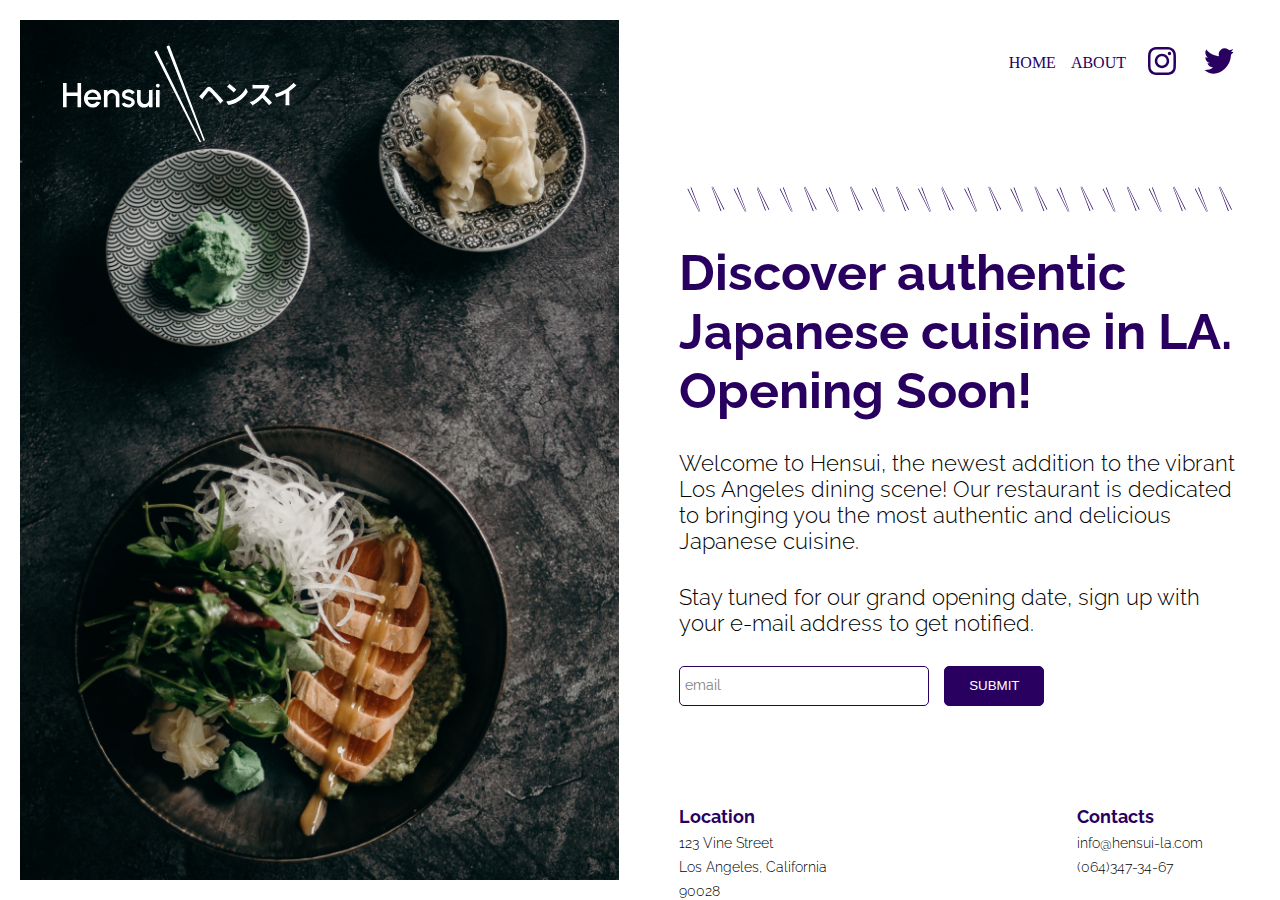
<file: first_pr/index.html>
<!DOCTYPE html>
<html lang="en">
<head>
  <meta charset="UTF-8">
  <meta name="viewport" content="width=device-width, initial-scale=1.0">
  <title>First Page</title>
  <link rel="stylesheet" href="./styles/style.css">
  <link rel="stylesheet" href="./styles/tablet1024-768.css">
  <link rel="stylesheet" href="./styles/mobile768-520.css">

  <link rel="preconnect" href="https://fonts.googleapis.com">
  <link rel="preconnect" href="https://fonts.gstatic.com" crossorigin>
  <link href="https://fonts.googleapis.com/css2?family=Raleway:ital,wght@0,100..900;1,100..900&display=swap" rel="stylesheet">
</head>
<body>
  <main class="main">
    <section class="sect_righ">
      <div class="main_photo">
        <img src="./src/img/index.png" alt="photo">
      </div>
      <div class="main_logo">
        <svg width="240" height="105" viewBox="0 0 240 105" fill="none" xmlns="http://www.w3.org/2000/svg">
          <path d="M17.5096 43.0399H21.091V67.1458H17.5096V56.0226H6.61031V67.1458H3.02887V43.0399H6.61031V52.4412H17.5096V43.0399Z" fill="white"/>
          <path d="M32.5652 67.5934C30.9811 67.5934 29.5348 67.1859 28.2262 66.3709C26.9291 65.5559 25.8902 64.4654 25.1097 63.0994C24.3406 61.7219 23.956 60.201 23.956 58.5365C23.956 57.2738 24.1799 56.0972 24.6275 55.0067C25.0752 53.9048 25.6893 52.9405 26.4699 52.114C27.262 51.2761 28.1803 50.6218 29.2249 50.1511C30.2694 49.6805 31.3829 49.4452 32.5652 49.4452C33.8853 49.4452 35.0964 49.7207 36.1983 50.2717C37.3003 50.8112 38.2416 51.5631 39.0222 52.5273C39.8027 53.48 40.3767 54.582 40.744 55.8332C41.1113 57.073 41.2204 58.393 41.0712 59.7935H27.7957C27.945 60.5855 28.2319 61.303 28.6567 61.9458C29.0929 62.5771 29.6438 63.0765 30.3096 63.4438C30.9869 63.8111 31.7388 64.0005 32.5652 64.012C33.4376 64.012 34.2297 63.7939 34.9414 63.3577C35.6646 62.9215 36.2557 62.3188 36.7149 61.5498L40.348 62.3935C39.6592 63.9202 38.6204 65.1714 37.2314 66.1471C35.8425 67.1113 34.2871 67.5934 32.5652 67.5934ZM27.6752 57.0557H37.4553C37.3405 56.2293 37.0478 55.4831 36.5771 54.8173C36.118 54.1401 35.5383 53.6063 34.8381 53.216C34.1493 52.8143 33.3917 52.6134 32.5652 52.6134C31.7502 52.6134 30.9926 52.8085 30.2924 53.1988C29.6037 53.5891 29.0297 54.1229 28.5706 54.8001C28.1229 55.4659 27.8244 56.2178 27.6752 57.0557Z" fill="white"/>
          <path d="M59.4193 56.3498V67.1458H55.8379V57.2279C55.8379 56.4588 55.6485 55.7586 55.2696 55.1273C54.9023 54.4959 54.403 53.9966 53.7716 53.6293C53.1518 53.2505 52.4516 53.0611 51.671 53.0611C50.9134 53.0611 50.2189 53.2505 49.5876 53.6293C48.9562 53.9966 48.4511 54.4959 48.0723 55.1273C47.6935 55.7586 47.5041 56.4588 47.5041 57.2279V67.1458H43.9227V49.9273H47.5041V51.7525C48.101 51.0408 48.8357 50.4783 49.7081 50.065C50.5805 49.6518 51.5218 49.4452 52.5319 49.4452C53.8061 49.4452 54.9655 49.7551 56.01 50.375C57.0546 50.9948 57.8811 51.8271 58.4895 52.8717C59.1094 53.9162 59.4193 55.0756 59.4193 56.3498Z" fill="white"/>
          <path d="M68.0218 67.4729C67.115 67.4155 66.2311 67.2318 65.3702 66.9219C64.5092 66.612 63.7516 66.193 63.0973 65.665C62.4545 65.1255 61.9724 64.4941 61.651 63.7709L64.6986 62.4623C64.8479 62.7723 65.1061 63.0765 65.4735 63.3749C65.8523 63.6734 66.2942 63.9202 66.7993 64.1153C67.3044 64.299 67.8324 64.3908 68.3834 64.3908C68.9229 64.3908 69.4222 64.3162 69.8814 64.167C70.352 64.0063 70.7366 63.7652 71.035 63.4438C71.3335 63.1224 71.4827 62.7378 71.4827 62.2901C71.4827 61.7851 71.3105 61.3948 70.9662 61.1193C70.6333 60.8323 70.2143 60.6142 69.7092 60.465C69.2041 60.3158 68.6991 60.1723 68.194 60.0345C67.069 59.782 66.0359 59.4376 65.0947 59.0014C64.1649 58.5537 63.4245 57.9855 62.8735 57.2968C62.3225 56.5966 62.047 55.7414 62.047 54.7312C62.047 53.6293 62.3454 52.6765 62.9424 51.873C63.5393 51.058 64.3198 50.4324 65.2841 49.9962C66.2598 49.56 67.2986 49.3419 68.4006 49.3419C69.7781 49.3419 71.0408 49.6346 72.1887 50.22C73.3366 50.8054 74.2147 51.609 74.8231 52.6306L71.982 54.318C71.8099 53.9736 71.5516 53.6637 71.2072 53.3882C70.8628 53.1127 70.4726 52.8946 70.0364 52.7339C69.6002 52.5617 69.1467 52.4642 68.6761 52.4412C68.0907 52.4182 67.5454 52.4871 67.0403 52.6478C66.5467 52.797 66.1507 53.0381 65.8523 53.371C65.5538 53.7039 65.4046 54.1286 65.4046 54.6452C65.4046 55.1502 65.5825 55.529 65.9384 55.7816C66.2942 56.0226 66.7419 56.2178 67.2814 56.367C67.8324 56.5162 68.3949 56.6827 68.9688 56.8663C69.9904 57.1877 70.9489 57.5838 71.8443 58.0544C72.7397 58.5136 73.4628 59.0818 74.0138 59.759C74.5648 60.4363 74.8288 61.2628 74.8059 62.2385C74.8059 63.3175 74.4787 64.2645 73.8244 65.0795C73.1816 65.8945 72.3436 66.5144 71.3105 66.9391C70.2774 67.3639 69.1812 67.5418 68.0218 67.4729Z" fill="white"/>
          <path d="M77.0655 60.6888V49.9273H80.647V59.8107C80.647 60.5798 80.8364 61.28 81.2152 61.9113C81.594 62.5427 82.0991 63.0478 82.7304 63.4266C83.3617 63.7939 84.0562 63.9776 84.8138 63.9776C85.5829 63.9776 86.2774 63.7939 86.8973 63.4266C87.5286 63.0478 88.0279 62.5427 88.3953 61.9113C88.7741 61.28 88.9635 60.5798 88.9635 59.8107V49.9273H92.5449L92.5621 67.1458H88.9807L88.9635 65.2862C88.378 65.9979 87.6491 66.5603 86.7767 66.9736C85.9043 67.3868 84.9688 67.5934 83.9701 67.5934C82.696 67.5934 81.5366 67.2835 80.492 66.6636C79.4474 66.0438 78.6152 65.2115 77.9953 64.167C77.3755 63.1224 77.0655 61.963 77.0655 60.6888Z" fill="white"/>
          <path d="M96.0152 49.9273H99.5967V67.1458H96.0152V49.9273ZM97.8404 47.4306C97.2894 47.4306 96.8302 47.2527 96.4629 46.8969C96.0956 46.541 95.9119 46.0933 95.9119 45.5538C95.9119 45.0258 96.0956 44.5838 96.4629 44.228C96.8302 43.8607 97.2837 43.677 97.8232 43.677C98.3512 43.677 98.7989 43.8607 99.1662 44.228C99.5335 44.5838 99.7172 45.0258 99.7172 45.5538C99.7172 46.0933 99.5335 46.541 99.1662 46.8969C98.8104 47.2527 98.3684 47.4306 97.8404 47.4306Z" fill="white"/>
          <g clip-path="url(#clip0_4_8)">
          <path fill-rule="evenodd" clip-rule="evenodd" d="M144.463 99.0876L109.532 5.87344L109.531 5.87313C109.405 5.54373 109.035 5.37892 108.706 5.50547L107.035 6.14581C106.706 6.27237 106.542 6.6418 106.668 6.97121L143.077 99.7557C143.102 99.82 143.126 99.8835 143.149 99.9458C143.412 100.649 143.615 101.192 144.342 100.913C145.069 100.634 144.818 99.9932 144.537 99.2767C144.512 99.2142 144.487 99.1511 144.463 99.0876ZM139.166 101.333L94.2779 12.3416L94.2768 12.341C94.1204 12.024 94.25 11.6413 94.567 11.4849L96.1698 10.6913C96.4868 10.5349 96.8691 10.6642 97.026 10.9803L111.398 40.5972L140.484 100.539C140.514 100.599 140.544 100.659 140.574 100.719C140.921 101.407 141.232 102.022 140.533 102.367C140.254 102.506 140.045 102.505 139.875 102.411C139.62 102.271 139.45 101.919 139.253 101.512C139.225 101.454 139.196 101.394 139.166 101.333Z" fill="white"/>
          </g>
          <path d="M139.102 56.1678L142.277 59.4213C142.723 58.7391 143.352 57.7946 143.956 56.9812C145.005 55.5381 146.868 52.9668 147.918 51.6287C148.652 50.6842 149.203 50.6579 150.043 51.4975C151.014 52.4421 153.323 54.9871 154.871 56.7975C156.419 58.6342 158.623 61.3366 160.381 63.5144L163.267 60.3921C161.247 58.2406 158.57 55.3545 156.812 53.4653C155.238 51.7861 153.218 49.6871 151.46 48.0079C149.413 46.0926 147.865 46.3812 146.317 48.2441C144.507 50.3955 142.46 52.9668 141.28 54.1475C140.466 54.9609 139.889 55.5119 139.102 56.1678Z" fill="white"/>
          <path d="M169.511 44.1247L167.019 46.7748C168.934 48.0866 172.24 50.9465 173.604 52.4158L176.281 49.6871C174.733 48.0866 171.322 45.3579 169.511 44.1247ZM166.205 61.599L168.436 65.0624C172.109 64.4327 175.494 62.9896 178.17 61.3891C182.394 58.8441 185.884 55.2233 187.851 51.655L185.831 47.9817C184.152 51.5238 180.741 55.5119 176.254 58.1881C173.709 59.6837 170.325 61.0218 166.205 61.599Z" fill="white"/>
          <path d="M209.72 46.3025L207.594 44.702C207.044 44.8856 206.02 45.0168 204.866 45.0168C203.711 45.0168 196.994 45.0168 195.604 45.0168C194.843 45.0168 193.216 44.9381 192.508 44.8332V48.5851C193.085 48.5327 194.528 48.4015 195.604 48.4015C196.732 48.4015 203.423 48.4015 204.525 48.4015C203.921 50.2644 202.321 52.8619 200.589 54.8297C198.123 57.5584 194.082 60.7594 189.832 62.3337L192.56 65.1673C196.627 63.252 200.589 59.9985 203.528 56.6139C205.784 53.9901 207.726 50.4218 208.801 47.9292C209.038 47.3782 209.51 46.5911 209.72 46.3025ZM203.869 54.4361L201.402 56.8762C204.21 59.4213 207.07 62.5436 209.011 65.2461L212.002 62.6485C210.297 60.5495 206.571 56.6401 203.869 54.4361Z" fill="white"/>
          <path d="M214.679 53.8852L216.305 57.1911C220.451 55.9579 224.701 53.9901 227.666 52.2322C230.762 50.3693 233.963 47.903 236.351 45.4891L233.517 42.8129C231.812 44.8856 228.821 47.5094 226.145 49.1624C223.206 50.9728 219.375 52.6782 214.679 53.8852ZM225.594 50.8678V61.8089C225.594 62.9634 225.489 64.6163 225.384 65.2461H229.555C229.372 64.5901 229.319 62.9634 229.319 61.8089V49.9757L225.594 50.8678Z" fill="white"/>
          <defs>
          <clipPath id="clip0_4_8">
          <rect width="87.1147" height="69.9953" fill="white" transform="translate(100.41 0.665161) rotate(28.9048)"/>
          </clipPath>
          </defs>
        </svg>        
      </div>
    </section>
    <section class="sect_left">
      <nav class="navigation">
        <ul class="nav_list">
          <li class="nav_list-item"><a href="">Home</a></li>
          <li class="nav_list-item"><a href="">About</a></li>
          <li class="nav_list-item">
            <a href=""><svg width="42" height="42" viewBox="0 0 42 42" fill="none" xmlns="http://www.w3.org/2000/svg">
              <path d="M21.0013 7C17.1991 7 16.7219 7.01663 15.2286 7.08458C13.7382 7.15284 12.7208 7.3888 11.8306 7.73501C10.9098 8.09259 10.1287 8.57093 9.35057 9.3494C8.57181 10.1276 8.09347 10.9087 7.73472 11.8292C7.38763 12.7196 7.15138 13.7373 7.08429 15.2271C7.0175 16.7205 7 17.1979 7 21.0001C7 24.8024 7.01692 25.2781 7.08458 26.7714C7.15313 28.2618 7.38909 29.2792 7.73501 30.1694C8.09289 31.0902 8.57122 31.8713 9.34969 32.6494C10.1276 33.4282 10.9087 33.9077 11.8289 34.2653C12.7196 34.6115 13.7373 34.8475 15.2274 34.9157C16.7208 34.9837 17.1976 35.0003 20.9996 35.0003C24.8021 35.0003 25.2778 34.9837 26.7711 34.9157C28.2616 34.8475 29.2801 34.6115 30.1708 34.2653C31.0913 33.9077 31.8713 33.4282 32.6491 32.6494C33.4279 31.8713 33.9062 31.0902 34.265 30.1697C34.6092 29.2792 34.8454 28.2616 34.9154 26.7717C34.9825 25.2784 35 24.8024 35 21.0001C35 17.1979 34.9825 16.7208 34.9154 15.2274C34.8454 13.737 34.6092 12.7196 34.265 11.8295C33.9062 10.9087 33.4279 10.1276 32.6491 9.3494C31.8704 8.57064 31.0916 8.0923 30.17 7.73501C29.2774 7.3888 28.2595 7.15284 26.7691 7.08458C25.2757 7.01663 24.8003 7 20.9969 7H21.0013ZM19.7454 9.52294C20.1181 9.52236 20.5341 9.52294 21.0013 9.52294C24.7393 9.52294 25.1824 9.53636 26.6585 9.60344C28.0236 9.66586 28.7644 9.89395 29.2579 10.0856C29.9112 10.3393 30.377 10.6427 30.8667 11.1327C31.3568 11.6227 31.6601 12.0893 31.9144 12.7427C32.1061 13.2356 32.3344 13.9764 32.3966 15.3415C32.4636 16.8173 32.4782 17.2606 32.4782 20.9969C32.4782 24.7332 32.4636 25.1766 32.3966 26.6524C32.3341 28.0174 32.1061 28.7583 31.9144 29.2512C31.6607 29.9045 31.3568 30.3697 30.8667 30.8595C30.3767 31.3495 29.9115 31.6528 29.2579 31.9065C28.765 32.0991 28.0236 32.3266 26.6585 32.389C25.1827 32.4561 24.7393 32.4706 21.0013 32.4706C17.263 32.4706 16.8199 32.4561 15.3441 32.389C13.9791 32.326 13.2382 32.0979 12.7444 31.9063C12.0911 31.6525 11.6244 31.3492 11.1344 30.8592C10.6444 30.3692 10.3411 29.9037 10.0867 29.25C9.89511 28.7571 9.66674 28.0163 9.60461 26.6512C9.53753 25.1754 9.52411 24.7321 9.52411 20.9934C9.52411 17.2548 9.53753 16.8138 9.60461 15.338C9.66703 13.9729 9.89511 13.2321 10.0867 12.7386C10.3405 12.0853 10.6444 11.6186 11.1344 11.1286C11.6244 10.6386 12.0911 10.3352 12.7444 10.0809C13.2379 9.8884 13.9791 9.6609 15.3441 9.59819C16.6356 9.53986 17.1361 9.52236 19.7454 9.51944V9.52294ZM28.4745 11.8475C27.547 11.8475 26.7945 12.5992 26.7945 13.527C26.7945 14.4545 27.547 15.207 28.4745 15.207C29.402 15.207 30.1545 14.4545 30.1545 13.527C30.1545 12.5995 29.402 11.847 28.4745 11.847V11.8475ZM21.0013 13.8105C17.0308 13.8105 13.8117 17.0296 13.8117 21.0001C13.8117 24.9706 17.0308 28.1883 21.0013 28.1883C24.9718 28.1883 28.1898 24.9706 28.1898 21.0001C28.1898 17.0296 24.9715 13.8105 21.001 13.8105H21.0013ZM21.0013 16.3334C23.5785 16.3334 25.668 18.4227 25.668 21.0001C25.668 23.5773 23.5785 25.6669 21.0013 25.6669C18.4238 25.6669 16.3346 23.5773 16.3346 21.0001C16.3346 18.4227 18.4238 16.3334 21.0013 16.3334Z" fill="#29005F"/>
            </svg></a>
          </li>
          <li class="nav_list-item">
            <a href=""><svg width="42" height="42" viewBox="0 0 42 42" fill="none" xmlns="http://www.w3.org/2000/svg">
              <path d="M6.4794 30.0394C9.60546 30.2154 12.3391 29.4846 15.005 27.5494C12.312 27.0893 10.4445 25.8578 9.42954 23.3137C10.2144 23.2054 10.9046 23.4084 11.7166 23.0836C9.06416 21.9198 7.3455 20.1741 7.27784 17.1563C8.11687 17.2239 8.75291 17.7788 9.75433 17.6976C7.31844 15.3158 6.57413 12.7175 8.10333 9.56441C10.6475 12.4875 13.6247 14.4768 17.265 15.4106C17.468 15.4647 17.6574 15.5188 17.8604 15.5594C18.7942 15.7759 19.9039 16.2361 20.4723 16.1684C21.4466 16.0466 20.4723 14.9234 20.7159 13.4618C21.4872 8.91484 26.4943 6.84433 30.2023 9.51028C31.2849 10.2952 32.1375 10.2816 33.2066 9.808C33.7614 9.56441 34.3298 9.32082 34.9929 9.03664C34.844 10.3358 33.8426 11.053 33.0442 12.0138C33.9509 12.2168 34.6816 11.9597 35.5207 11.6891C35.2365 12.6228 34.5328 13.1506 33.8967 13.6648C33.2336 14.1926 32.9765 14.7475 32.9494 15.6135C32.5435 28.7268 17.6439 38.8628 7.45377 30.7973C6.46588 30.0124 7.42669 30.7973 6.4794 30.0394Z" fill="#29005F"/>
              </svg></a>
          </li>
        </ul>
      </nav>
      <div class="intro">
        <svg width="441" height="21" viewBox="0 0 441 21" fill="none" xmlns="http://www.w3.org/2000/svg">
          <g clip-path="url(#clip0_10_1185)">
          <path fill-rule="evenodd" clip-rule="evenodd" d="M16.622 19.7884L9.59889 1.04715L9.59876 1.04709C9.57341 0.980858 9.49909 0.947721 9.43281 0.973165L9.09699 1.10191C9.03071 1.12735 8.99772 1.20163 9.02307 1.26786L16.3433 19.9227C16.3483 19.9356 16.3531 19.9484 16.3578 19.9609C16.4107 20.1023 16.4516 20.2114 16.5977 20.1554C16.7438 20.0993 16.6933 19.9704 16.6368 19.8264C16.6318 19.8138 16.6269 19.8011 16.622 19.7884ZM15.557 20.2399L6.53201 2.3476L6.5318 2.34749C6.50035 2.28375 6.52641 2.2068 6.59014 2.17536L6.9124 2.0158C6.97613 1.98436 7.05299 2.01036 7.08454 2.0739L9.97415 8.02855L15.8219 20.0801C15.828 20.0923 15.8341 20.1044 15.8401 20.1164C15.9099 20.2547 15.9723 20.3784 15.8319 20.4478C15.7757 20.4757 15.7338 20.4755 15.6996 20.4566C15.6484 20.4283 15.6141 20.3577 15.5745 20.2759C15.5688 20.2641 15.563 20.2521 15.557 20.2399Z" fill="#29005F"/>
          </g>
          <g clip-path="url(#clip1_10_1185)">
          <path fill-rule="evenodd" clip-rule="evenodd" d="M25.589 0.99729L32.6136 19.7379L32.6138 19.738C32.6391 19.8042 32.7134 19.8373 32.7797 19.8119L33.1155 19.6831C33.1818 19.6577 33.2148 19.5834 33.1894 19.5171L25.8676 0.862937C25.8626 0.850011 25.8578 0.837246 25.8532 0.824734C25.8002 0.683318 25.7593 0.574238 25.6132 0.630283C25.4671 0.686352 25.5176 0.815223 25.5742 0.959284C25.5791 0.97185 25.5841 0.984531 25.589 0.99729ZM26.6539 0.545643L35.6804 18.4372L35.6806 18.4373C35.7121 18.501 35.686 18.578 35.6223 18.6094L35.3001 18.769C35.2363 18.8005 35.1595 18.7745 35.1279 18.7109L32.2378 12.7565L26.389 0.705497C26.383 0.693297 26.3768 0.681181 26.3708 0.669173C26.301 0.530918 26.2386 0.407173 26.379 0.337803C26.4352 0.309844 26.4771 0.310057 26.5113 0.328922C26.5626 0.357232 26.5968 0.427894 26.6364 0.509665C26.6421 0.521458 26.6479 0.533481 26.6539 0.545643Z" fill="#29005F"/>
          </g>
          <g clip-path="url(#clip2_10_1185)">
          <path fill-rule="evenodd" clip-rule="evenodd" d="M52.9245 19.7884L45.9014 1.04714L45.9012 1.04708C45.8759 0.980851 45.8016 0.947715 45.7353 0.973159L45.3995 1.1019C45.3332 1.12735 45.3002 1.20163 45.3255 1.26785L52.6458 19.9227C52.6508 19.9356 52.6556 19.9484 52.6602 19.9609C52.7132 20.1023 52.7541 20.2114 52.9002 20.1554C53.0463 20.0993 52.9958 19.9704 52.9393 19.8264C52.9343 19.8138 52.9293 19.8011 52.9245 19.7884ZM51.8595 20.2399L42.8345 2.34759L42.8343 2.34748C42.8028 2.28375 42.8289 2.20679 42.8926 2.17535L43.2149 2.01579C43.2786 1.98435 43.3555 2.01035 43.387 2.07389L46.2766 8.02854L52.1244 20.0801C52.1305 20.0923 52.1366 20.1044 52.1426 20.1164C52.2124 20.2547 52.2748 20.3784 52.1344 20.4478C52.0782 20.4757 52.0363 20.4755 52.0021 20.4566C51.9508 20.4283 51.9166 20.3577 51.877 20.2759C51.8713 20.2641 51.8655 20.2521 51.8595 20.2399Z" fill="#29005F"/>
          </g>
          <g clip-path="url(#clip3_10_1185)">
          <path fill-rule="evenodd" clip-rule="evenodd" d="M60.8254 0.997296L67.85 19.7379L67.8502 19.738C67.8755 19.8042 67.9498 19.8373 68.0161 19.8119L68.3519 19.6831C68.4182 19.6577 68.4512 19.5834 68.4258 19.5172L61.104 0.862943C61.099 0.850017 61.0943 0.837252 61.0896 0.824742C61.0366 0.683324 60.9957 0.574243 60.8496 0.630289C60.7035 0.686357 60.7541 0.815228 60.8106 0.95929C60.8155 0.971856 60.8205 0.984538 60.8254 0.997296ZM61.8903 0.545649L70.9168 18.4372L70.917 18.4373C70.9485 18.501 70.9224 18.578 70.8587 18.6094L70.5365 18.769C70.4727 18.8005 70.3959 18.7745 70.3643 18.7109L67.4742 12.7565L61.6254 0.705503C61.6194 0.693303 61.6132 0.681187 61.6072 0.669179C61.5374 0.530924 61.475 0.407179 61.6154 0.337809C61.6716 0.309851 61.7135 0.310063 61.7477 0.328928C61.799 0.357238 61.8332 0.4279 61.8728 0.50967C61.8785 0.521463 61.8843 0.533487 61.8903 0.545649Z" fill="#29005F"/>
          </g>
          <g clip-path="url(#clip4_10_1185)">
          <path fill-rule="evenodd" clip-rule="evenodd" d="M89.227 19.7884L82.2039 1.04715L82.2038 1.04709C82.1784 0.980858 82.1041 0.947721 82.0378 0.973165L81.702 1.10191C81.6357 1.12735 81.6027 1.20163 81.6281 1.26786L88.9483 19.9227C88.9533 19.9356 88.9581 19.9484 88.9628 19.9609C89.0157 20.1023 89.0566 20.2114 89.2027 20.1554C89.3488 20.0993 89.2983 19.9704 89.2418 19.8264C89.2368 19.8138 89.2319 19.8011 89.227 19.7884ZM88.162 20.2399L79.137 2.3476L79.1368 2.34749C79.1054 2.28375 79.1314 2.2068 79.1951 2.17536L79.5174 2.0158C79.5811 1.98436 79.658 2.01036 79.6895 2.0739L82.5791 8.02855L88.4269 20.0801C88.433 20.0923 88.4391 20.1044 88.4451 20.1164C88.5149 20.2547 88.5773 20.3784 88.4369 20.4478C88.3807 20.4757 88.3388 20.4755 88.3046 20.4566C88.2533 20.4283 88.2191 20.3577 88.1795 20.2759C88.1738 20.2641 88.168 20.2521 88.162 20.2399Z" fill="#29005F"/>
          </g>
          <g clip-path="url(#clip5_10_1185)">
          <path fill-rule="evenodd" clip-rule="evenodd" d="M98.194 0.997291L105.219 19.7379L105.219 19.738C105.244 19.8042 105.318 19.8373 105.385 19.8119L105.721 19.6831C105.787 19.6577 105.82 19.5834 105.794 19.5172L98.4726 0.862937C98.4676 0.850012 98.4628 0.837248 98.4582 0.824737C98.4052 0.683318 98.3643 0.574238 98.2182 0.630284C98.0721 0.686353 98.1226 0.815221 98.1792 0.959282C98.1841 0.971848 98.1891 0.984531 98.194 0.997291ZM99.2589 0.545643L108.285 18.4372L108.286 18.4373C108.317 18.501 108.291 18.578 108.227 18.6094L107.905 18.769C107.841 18.8005 107.764 18.7745 107.733 18.7109L104.843 12.7565L98.994 0.705496C98.988 0.693297 98.9818 0.68118 98.9758 0.669172C98.906 0.530917 98.8436 0.407173 98.984 0.337803C99.0402 0.309844 99.0821 0.310056 99.1163 0.328921C99.1676 0.357232 99.2018 0.427895 99.2414 0.509666C99.2471 0.521458 99.2529 0.533482 99.2589 0.545643Z" fill="#29005F"/>
          </g>
          <g clip-path="url(#clip6_10_1185)">
          <path fill-rule="evenodd" clip-rule="evenodd" d="M125.529 19.7884L118.506 1.04716L118.506 1.0471C118.481 0.98087 118.407 0.947734 118.34 0.973178L118.004 1.10192C117.938 1.12737 117.905 1.20164 117.931 1.26787L125.251 19.9227C125.256 19.9356 125.261 19.9484 125.265 19.9609C125.318 20.1023 125.359 20.2114 125.505 20.1554C125.651 20.0993 125.601 19.9704 125.544 19.8264C125.539 19.8138 125.534 19.8011 125.529 19.7884ZM124.464 20.2399L115.439 2.34761L115.439 2.3475C115.408 2.28377 115.434 2.20681 115.498 2.17537L115.82 2.01581C115.884 1.98437 115.96 2.01037 115.992 2.07391L118.882 8.02856L124.729 20.0801C124.735 20.0923 124.742 20.1044 124.748 20.1164C124.817 20.2547 124.88 20.3784 124.739 20.4478C124.683 20.4757 124.641 20.4755 124.607 20.4567C124.556 20.4283 124.522 20.3577 124.482 20.2759C124.476 20.2641 124.47 20.2521 124.464 20.2399Z" fill="#29005F"/>
          </g>
          <g clip-path="url(#clip7_10_1185)">
          <path fill-rule="evenodd" clip-rule="evenodd" d="M134.496 0.997291L141.521 19.7379L141.521 19.738C141.547 19.8042 141.621 19.8373 141.687 19.8119L142.023 19.6831C142.089 19.6577 142.122 19.5834 142.097 19.5172L134.775 0.862937C134.77 0.850012 134.765 0.837247 134.761 0.824736C134.708 0.683318 134.667 0.574237 134.521 0.630283C134.375 0.686352 134.425 0.815222 134.482 0.959285C134.487 0.971851 134.492 0.984532 134.496 0.997291ZM135.561 0.545643L144.588 18.4372L144.588 18.4373C144.62 18.501 144.594 18.578 144.53 18.6094L144.208 18.769C144.144 18.8005 144.067 18.7745 144.035 18.7109L141.145 12.7565L135.296 0.705496C135.29 0.693297 135.284 0.68118 135.278 0.669172C135.209 0.530917 135.146 0.407173 135.286 0.337803C135.343 0.309844 135.385 0.310056 135.419 0.328921C135.47 0.357232 135.504 0.427895 135.544 0.509666C135.55 0.521458 135.555 0.533482 135.561 0.545643Z" fill="#29005F"/>
          </g>
          <g clip-path="url(#clip8_10_1185)">
          <path fill-rule="evenodd" clip-rule="evenodd" d="M161.832 19.7884L154.809 1.04716L154.809 1.04709C154.783 0.980864 154.709 0.947728 154.643 0.973172L154.307 1.10192C154.241 1.12736 154.208 1.20164 154.233 1.26787L161.553 19.9227C161.558 19.9356 161.563 19.9484 161.568 19.9609C161.621 20.1023 161.662 20.2114 161.808 20.1554C161.954 20.0993 161.903 19.9704 161.847 19.8264C161.842 19.8138 161.837 19.8011 161.832 19.7884ZM160.767 20.2399L151.742 2.3476L151.742 2.34749C151.71 2.28376 151.736 2.2068 151.8 2.17536L152.122 2.0158C152.186 1.98436 152.263 2.01037 152.295 2.0739L155.184 8.02856L161.032 20.0801C161.038 20.0923 161.044 20.1044 161.05 20.1164C161.12 20.2547 161.182 20.3784 161.042 20.4478C160.986 20.4757 160.944 20.4755 160.91 20.4566C160.858 20.4283 160.824 20.3577 160.785 20.2759C160.779 20.2641 160.773 20.2521 160.767 20.2399Z" fill="#29005F"/>
          </g>
          <g clip-path="url(#clip9_10_1185)">
          <path fill-rule="evenodd" clip-rule="evenodd" d="M170.799 0.997317L177.824 19.7379L177.824 19.738C177.849 19.8042 177.924 19.8374 177.99 19.8119L178.326 19.6831C178.392 19.6577 178.425 19.5834 178.399 19.5172L171.078 0.862963C171.073 0.850038 171.068 0.837273 171.063 0.824761C171.01 0.683345 170.969 0.574265 170.823 0.63031C170.677 0.686379 170.728 0.81525 170.784 0.959311C170.789 0.971877 170.794 0.984558 170.799 0.997317ZM171.864 0.54567L180.89 18.4372L180.891 18.4373C180.922 18.5011 180.896 18.578 180.832 18.6095L180.51 18.769C180.446 18.8005 180.369 18.7745 180.338 18.711L177.448 12.7566L171.599 0.705523C171.593 0.693323 171.587 0.681207 171.581 0.669199C171.511 0.530944 171.449 0.407199 171.589 0.337829C171.645 0.309871 171.687 0.310083 171.721 0.328948C171.773 0.357259 171.807 0.427921 171.846 0.509693C171.852 0.521485 171.858 0.533509 171.864 0.54567Z" fill="#29005F"/>
          </g>
          <g clip-path="url(#clip10_10_1185)">
          <path fill-rule="evenodd" clip-rule="evenodd" d="M198.134 19.7884L191.111 1.04716L191.111 1.04709C191.086 0.980864 191.012 0.947728 190.945 0.973172L190.61 1.10192C190.543 1.12736 190.51 1.20164 190.536 1.26787L197.856 19.9227C197.861 19.9356 197.866 19.9484 197.87 19.9609C197.923 20.1023 197.964 20.2114 198.11 20.1554C198.256 20.0993 198.206 19.9704 198.149 19.8264C198.144 19.8138 198.139 19.8011 198.134 19.7884ZM197.069 20.2399L188.045 2.3476L188.044 2.34749C188.013 2.28376 188.039 2.2068 188.103 2.17536L188.425 2.0158C188.489 1.98436 188.566 2.01037 188.597 2.0739L191.487 8.02856L197.334 20.0801C197.34 20.0923 197.347 20.1044 197.353 20.1164C197.422 20.2547 197.485 20.3784 197.344 20.4478C197.288 20.4757 197.246 20.4755 197.212 20.4566C197.161 20.4283 197.127 20.3577 197.087 20.2759C197.081 20.2641 197.075 20.2521 197.069 20.2399Z" fill="#29005F"/>
          </g>
          <g clip-path="url(#clip11_10_1185)">
          <path fill-rule="evenodd" clip-rule="evenodd" d="M206.035 0.99729L213.06 19.7379L213.06 19.738C213.086 19.8042 213.16 19.8373 213.226 19.8119L213.562 19.6831C213.628 19.6577 213.661 19.5834 213.636 19.5171L206.314 0.862937C206.309 0.850011 206.304 0.837246 206.3 0.824734C206.247 0.683318 206.206 0.574238 206.06 0.630283C205.914 0.686352 205.964 0.815223 206.021 0.959284C206.026 0.97185 206.031 0.984531 206.035 0.99729ZM207.1 0.545643L216.127 18.4372L216.127 18.4373C216.159 18.501 216.132 18.578 216.069 18.6094L215.746 18.769C215.683 18.8005 215.606 18.7745 215.574 18.7109L212.684 12.7565L206.835 0.705497C206.829 0.693297 206.823 0.681181 206.817 0.669173C206.747 0.530918 206.685 0.407173 206.825 0.337803C206.882 0.309844 206.924 0.310057 206.958 0.328922C207.009 0.357232 207.043 0.427894 207.083 0.509665C207.089 0.521458 207.094 0.533481 207.1 0.545643Z" fill="#29005F"/>
          </g>
          <g clip-path="url(#clip12_10_1185)">
          <path fill-rule="evenodd" clip-rule="evenodd" d="M234.437 19.7884L227.414 1.04716L227.414 1.04709C227.388 0.980864 227.314 0.947728 227.248 0.973172L226.912 1.10192C226.846 1.12736 226.813 1.20164 226.838 1.26787L234.158 19.9227C234.163 19.9356 234.168 19.9484 234.173 19.9609C234.226 20.1023 234.267 20.2114 234.413 20.1554C234.559 20.0993 234.508 19.9704 234.452 19.8264C234.447 19.8138 234.442 19.8011 234.437 19.7884ZM233.372 20.2399L224.347 2.3476L224.347 2.34749C224.315 2.28376 224.341 2.2068 224.405 2.17536L224.727 2.0158C224.791 1.98436 224.868 2.01037 224.9 2.0739L227.789 8.02856L233.637 20.0801C233.643 20.0923 233.649 20.1044 233.655 20.1164C233.725 20.2547 233.787 20.3784 233.647 20.4478C233.591 20.4757 233.549 20.4755 233.515 20.4566C233.463 20.4283 233.429 20.3577 233.39 20.2759C233.384 20.2641 233.378 20.2521 233.372 20.2399Z" fill="#29005F"/>
          </g>
          <g clip-path="url(#clip13_10_1185)">
          <path fill-rule="evenodd" clip-rule="evenodd" d="M243.404 0.997317L250.429 19.7379L250.429 19.738C250.454 19.8042 250.528 19.8374 250.595 19.8119L250.931 19.6831C250.997 19.6577 251.03 19.5834 251.004 19.5172L243.683 0.862963C243.678 0.850038 243.673 0.837273 243.668 0.824761C243.615 0.683345 243.574 0.574265 243.428 0.63031C243.282 0.686379 243.333 0.81525 243.389 0.959311C243.394 0.971877 243.399 0.984558 243.404 0.997317ZM244.469 0.54567L253.495 18.4372L253.496 18.4373C253.527 18.5011 253.501 18.578 253.437 18.6095L253.115 18.769C253.051 18.8005 252.974 18.7745 252.943 18.711L250.053 12.7566L244.204 0.705523C244.198 0.693323 244.192 0.681207 244.186 0.669199C244.116 0.530944 244.054 0.407199 244.194 0.337829C244.25 0.309871 244.292 0.310083 244.326 0.328948C244.378 0.357259 244.412 0.427921 244.451 0.509693C244.457 0.521485 244.463 0.533509 244.469 0.54567Z" fill="#29005F"/>
          </g>
          <g clip-path="url(#clip14_10_1185)">
          <path fill-rule="evenodd" clip-rule="evenodd" d="M270.739 19.7884L263.716 1.04716L263.716 1.04709C263.691 0.980865 263.617 0.947729 263.55 0.973173L263.214 1.10192C263.148 1.12736 263.115 1.20164 263.141 1.26787L270.461 19.9227C270.466 19.9356 270.471 19.9484 270.475 19.9609C270.528 20.1023 270.569 20.2114 270.715 20.1554C270.861 20.0993 270.811 19.9704 270.754 19.8264C270.749 19.8138 270.744 19.8011 270.739 19.7884ZM269.674 20.2399L260.649 2.3476L260.649 2.34749C260.618 2.28376 260.644 2.2068 260.708 2.17536L261.03 2.0158C261.094 1.98436 261.17 2.01037 261.202 2.0739L264.092 8.02856L269.939 20.0801C269.945 20.0923 269.952 20.1044 269.958 20.1164C270.027 20.2547 270.09 20.3784 269.949 20.4478C269.893 20.4757 269.851 20.4755 269.817 20.4566C269.766 20.4283 269.732 20.3577 269.692 20.2759C269.686 20.2641 269.68 20.2521 269.674 20.2399Z" fill="#29005F"/>
          </g>
          <g clip-path="url(#clip15_10_1185)">
          <path fill-rule="evenodd" clip-rule="evenodd" d="M279.706 0.997291L286.731 19.7379L286.731 19.738C286.757 19.8042 286.831 19.8373 286.897 19.8119L287.233 19.6831C287.299 19.6577 287.332 19.5834 287.307 19.5172L279.985 0.862937C279.98 0.850012 279.975 0.837247 279.971 0.824736C279.918 0.683318 279.877 0.574237 279.731 0.630283C279.585 0.686352 279.635 0.815222 279.692 0.959285C279.697 0.971851 279.702 0.984532 279.706 0.997291ZM280.771 0.545642L289.798 18.4372L289.798 18.4373C289.83 18.501 289.804 18.578 289.74 18.6094L289.418 18.769C289.354 18.8005 289.277 18.7745 289.245 18.7109L286.355 12.7565L280.507 0.705496C280.5 0.693297 280.494 0.68118 280.488 0.669172C280.419 0.530917 280.356 0.407173 280.497 0.337803C280.553 0.309844 280.595 0.310056 280.629 0.328921C280.68 0.357231 280.714 0.427893 280.754 0.509664C280.76 0.521457 280.765 0.53348 280.771 0.545642Z" fill="#29005F"/>
          </g>
          <g clip-path="url(#clip16_10_1185)">
          <path fill-rule="evenodd" clip-rule="evenodd" d="M307.042 19.7884L300.019 1.04714L300.019 1.04708C299.993 0.98085 299.919 0.947714 299.853 0.973158L299.517 1.1019C299.451 1.12735 299.418 1.20162 299.443 1.26785L306.763 19.9227C306.768 19.9356 306.773 19.9484 306.778 19.9609C306.831 20.1023 306.872 20.2114 307.018 20.1554C307.164 20.0993 307.113 19.9704 307.057 19.8264C307.052 19.8138 307.047 19.8011 307.042 19.7884ZM305.977 20.2399L296.952 2.34759L296.952 2.34748C296.92 2.28375 296.946 2.20679 297.01 2.17535L297.332 2.01579C297.396 1.98435 297.473 2.01035 297.505 2.07389L300.394 8.02854L306.242 20.0801C306.248 20.0923 306.254 20.1044 306.26 20.1164C306.33 20.2547 306.392 20.3784 306.252 20.4478C306.196 20.4757 306.154 20.4755 306.12 20.4566C306.068 20.4283 306.034 20.3576 305.995 20.2759C305.989 20.2641 305.983 20.2521 305.977 20.2399Z" fill="#29005F"/>
          </g>
          <g clip-path="url(#clip17_10_1185)">
          <path fill-rule="evenodd" clip-rule="evenodd" d="M316.009 0.997291L323.034 19.7379L323.034 19.738C323.059 19.8042 323.134 19.8373 323.2 19.8119L323.536 19.6831C323.602 19.6577 323.635 19.5834 323.61 19.5172L316.288 0.862937C316.283 0.850012 316.278 0.837247 316.273 0.824736C316.22 0.683318 316.179 0.574237 316.033 0.630283C315.887 0.686352 315.938 0.815222 315.994 0.959285C315.999 0.971851 316.004 0.984532 316.009 0.997291ZM317.074 0.545642L326.1 18.4372L326.101 18.4373C326.132 18.501 326.106 18.578 326.042 18.6094L325.72 18.769C325.656 18.8005 325.58 18.7745 325.548 18.7109L322.658 12.7565L316.809 0.705496C316.803 0.693297 316.797 0.68118 316.791 0.669172C316.721 0.530917 316.659 0.407173 316.799 0.337803C316.855 0.309844 316.897 0.310056 316.931 0.328921C316.983 0.357231 317.017 0.427893 317.056 0.509664C317.062 0.521457 317.068 0.53348 317.074 0.545642Z" fill="#29005F"/>
          </g>
          <g clip-path="url(#clip18_10_1185)">
          <path fill-rule="evenodd" clip-rule="evenodd" d="M343.345 19.7884L336.321 1.04714L336.321 1.04708C336.296 0.980851 336.222 0.947715 336.155 0.973159L335.82 1.1019C335.753 1.12735 335.72 1.20163 335.746 1.26785L343.066 19.9227C343.071 19.9356 343.076 19.9484 343.08 19.9609C343.133 20.1023 343.174 20.2114 343.32 20.1554C343.466 20.0993 343.416 19.9704 343.359 19.8264C343.354 19.8138 343.349 19.8011 343.345 19.7884ZM342.28 20.2399L333.255 2.34759L333.254 2.34748C333.223 2.28375 333.249 2.20679 333.313 2.17535L333.635 2.01579C333.699 1.98435 333.776 2.01035 333.807 2.07389L336.697 8.02854L342.545 20.0801C342.551 20.0923 342.557 20.1044 342.563 20.1164C342.632 20.2547 342.695 20.3784 342.555 20.4478C342.498 20.4757 342.456 20.4755 342.422 20.4566C342.371 20.4283 342.337 20.3577 342.297 20.2759C342.291 20.2641 342.286 20.2521 342.28 20.2399Z" fill="#29005F"/>
          </g>
          <g clip-path="url(#clip19_10_1185)">
          <path fill-rule="evenodd" clip-rule="evenodd" d="M352.312 0.99729L359.336 19.7379L359.336 19.738C359.362 19.8042 359.436 19.8373 359.502 19.8119L359.838 19.6831C359.904 19.6577 359.937 19.5834 359.912 19.5171L352.59 0.862937C352.585 0.850011 352.58 0.837246 352.576 0.824735C352.523 0.683318 352.482 0.574236 352.336 0.630282C352.19 0.686351 352.24 0.815221 352.297 0.959284C352.302 0.97185 352.307 0.984531 352.312 0.99729ZM353.377 0.545642L362.403 18.4372L362.403 18.4373C362.435 18.501 362.409 18.578 362.345 18.6094L362.023 18.769C361.959 18.8005 361.882 18.7745 361.851 18.7109L358.96 12.7565L353.112 0.705496C353.106 0.693297 353.099 0.68118 353.093 0.669172C353.024 0.530917 352.961 0.407173 353.102 0.337803C353.158 0.309844 353.2 0.310056 353.234 0.328921C353.285 0.357231 353.319 0.427893 353.359 0.509664C353.365 0.521457 353.371 0.53348 353.377 0.545642Z" fill="#29005F"/>
          </g>
          <g clip-path="url(#clip20_10_1185)">
          <path fill-rule="evenodd" clip-rule="evenodd" d="M379.647 19.7884L372.624 1.04714L372.624 1.04708C372.599 0.98085 372.524 0.947714 372.458 0.973158L372.122 1.1019C372.056 1.12735 372.023 1.20162 372.048 1.26785L379.368 19.9227C379.373 19.9356 379.378 19.9484 379.383 19.9609C379.436 20.1023 379.477 20.2114 379.623 20.1554C379.769 20.0993 379.718 19.9704 379.662 19.8264C379.657 19.8138 379.652 19.8011 379.647 19.7884ZM378.582 20.2399L369.557 2.34759L369.557 2.34748C369.525 2.28375 369.552 2.20679 369.615 2.17535L369.938 2.01579C370.001 1.98435 370.078 2.01035 370.11 2.07389L372.999 8.02854L378.847 20.0801C378.853 20.0923 378.859 20.1044 378.865 20.1164C378.935 20.2547 378.997 20.3784 378.857 20.4478C378.801 20.4757 378.759 20.4755 378.725 20.4566C378.673 20.4283 378.639 20.3577 378.6 20.2759C378.594 20.2641 378.588 20.2521 378.582 20.2399Z" fill="#29005F"/>
          </g>
          <g clip-path="url(#clip21_10_1185)">
          <path fill-rule="evenodd" clip-rule="evenodd" d="M388.614 0.99729L395.639 19.7379L395.639 19.738C395.664 19.8042 395.739 19.8373 395.805 19.8119L396.141 19.6831C396.207 19.6577 396.24 19.5834 396.215 19.5171L388.893 0.862937C388.888 0.850011 388.883 0.837247 388.878 0.824736C388.825 0.683318 388.784 0.574237 388.638 0.630282C388.492 0.686351 388.543 0.815221 388.599 0.959284C388.604 0.97185 388.609 0.984531 388.614 0.99729ZM389.679 0.545643L398.706 18.4372L398.706 18.4373C398.737 18.501 398.711 18.578 398.647 18.6094L398.325 18.769C398.261 18.8005 398.185 18.7745 398.153 18.7109L395.263 12.7565L389.414 0.705496C389.408 0.693297 389.402 0.68118 389.396 0.669172C389.326 0.530917 389.264 0.407173 389.404 0.337803C389.46 0.309844 389.502 0.310056 389.536 0.328921C389.588 0.357232 389.622 0.427895 389.662 0.509666C389.667 0.521458 389.673 0.533482 389.679 0.545643Z" fill="#29005F"/>
          </g>
          <g clip-path="url(#clip22_10_1185)">
          <path fill-rule="evenodd" clip-rule="evenodd" d="M415.95 19.7884L408.926 1.04714L408.926 1.04708C408.901 0.98085 408.827 0.947714 408.76 0.973158L408.425 1.1019C408.358 1.12735 408.325 1.20162 408.351 1.26785L415.671 19.9227C415.676 19.9356 415.681 19.9484 415.685 19.9609C415.738 20.1023 415.779 20.2114 415.925 20.1554C416.071 20.0993 416.021 19.9704 415.964 19.8264C415.959 19.8138 415.954 19.8011 415.95 19.7884ZM414.885 20.2399L405.86 2.34759L405.859 2.34748C405.828 2.28375 405.854 2.20679 405.918 2.17535L406.24 2.01579C406.304 1.98435 406.381 2.01035 406.412 2.07389L409.302 8.02854L415.15 20.0801C415.156 20.0923 415.162 20.1044 415.168 20.1164C415.238 20.2547 415.3 20.3784 415.16 20.4478C415.103 20.4757 415.061 20.4755 415.027 20.4566C414.976 20.4283 414.942 20.3577 414.902 20.2759C414.896 20.2641 414.891 20.2521 414.885 20.2399Z" fill="#29005F"/>
          </g>
          <g clip-path="url(#clip23_10_1185)">
          <path fill-rule="evenodd" clip-rule="evenodd" d="M424.917 0.997412L431.941 19.738L431.941 19.7381C431.967 19.8043 432.041 19.8375 432.107 19.812L432.443 19.6832C432.509 19.6578 432.542 19.5835 432.517 19.5173L425.195 0.863059C425.19 0.850133 425.185 0.837369 425.181 0.824858C425.128 0.68344 425.087 0.574359 424.941 0.630404C424.795 0.686473 424.845 0.815343 424.902 0.959406C424.907 0.971972 424.912 0.984653 424.917 0.997412ZM425.982 0.545765L435.008 18.4373L435.008 18.4374C435.04 18.5012 435.014 18.5781 434.95 18.6096L434.628 18.7691C434.564 18.8006 434.487 18.7746 434.456 18.7111L431.565 12.7566L425.717 0.705619C425.711 0.693419 425.704 0.681302 425.698 0.669295C425.629 0.53104 425.566 0.407295 425.707 0.337925C425.763 0.309966 425.805 0.310178 425.839 0.329043C425.89 0.357354 425.924 0.428017 425.964 0.509788C425.97 0.52158 425.976 0.533604 425.982 0.545765Z" fill="#29005F"/>
          </g>
          <defs>
          <clipPath id="clip0_10_1185">
          <rect width="17.5149" height="14.0729" fill="white" transform="translate(7.76489) rotate(28.9048)"/>
          </clipPath>
          <clipPath id="clip1_10_1185">
          <rect width="17.5149" height="14.0729" fill="white" transform="translate(34.4477 20.7849) rotate(-151.1)"/>
          </clipPath>
          <clipPath id="clip2_10_1185">
          <rect width="17.5149" height="14.0729" fill="white" transform="translate(44.0674) rotate(28.9048)"/>
          </clipPath>
          <clipPath id="clip3_10_1185">
          <rect width="17.5149" height="14.0729" fill="white" transform="translate(70.7502 20.7849) rotate(-151.1)"/>
          </clipPath>
          <clipPath id="clip4_10_1185">
          <rect width="17.5149" height="14.0729" fill="white" transform="translate(80.3699) rotate(28.9048)"/>
          </clipPath>
          <clipPath id="clip5_10_1185">
          <rect width="17.5149" height="14.0729" fill="white" transform="translate(107.053 20.7849) rotate(-151.1)"/>
          </clipPath>
          <clipPath id="clip6_10_1185">
          <rect width="17.5149" height="14.0729" fill="white" transform="translate(116.672) rotate(28.9048)"/>
          </clipPath>
          <clipPath id="clip7_10_1185">
          <rect width="17.5149" height="14.0729" fill="white" transform="translate(143.355 20.7849) rotate(-151.1)"/>
          </clipPath>
          <clipPath id="clip8_10_1185">
          <rect width="17.5149" height="14.0729" fill="white" transform="translate(152.975) rotate(28.9048)"/>
          </clipPath>
          <clipPath id="clip9_10_1185">
          <rect width="17.5149" height="14.0729" fill="white" transform="translate(179.658 20.7849) rotate(-151.1)"/>
          </clipPath>
          <clipPath id="clip10_10_1185">
          <rect width="17.5149" height="14.0729" fill="white" transform="translate(189.277) rotate(28.9048)"/>
          </clipPath>
          <clipPath id="clip11_10_1185">
          <rect width="17.5149" height="14.0729" fill="white" transform="translate(215.96 20.7849) rotate(-151.1)"/>
          </clipPath>
          <clipPath id="clip12_10_1185">
          <rect width="17.5149" height="14.0729" fill="white" transform="translate(225.58) rotate(28.9048)"/>
          </clipPath>
          <clipPath id="clip13_10_1185">
          <rect width="17.5149" height="14.0729" fill="white" transform="translate(252.263 20.7849) rotate(-151.1)"/>
          </clipPath>
          <clipPath id="clip14_10_1185">
          <rect width="17.5149" height="14.0729" fill="white" transform="translate(261.882) rotate(28.9048)"/>
          </clipPath>
          <clipPath id="clip15_10_1185">
          <rect width="17.5149" height="14.0729" fill="white" transform="translate(288.565 20.7849) rotate(-151.1)"/>
          </clipPath>
          <clipPath id="clip16_10_1185">
          <rect width="17.5149" height="14.0729" fill="white" transform="translate(298.185) rotate(28.9048)"/>
          </clipPath>
          <clipPath id="clip17_10_1185">
          <rect width="17.5149" height="14.0729" fill="white" transform="translate(324.868 20.7849) rotate(-151.1)"/>
          </clipPath>
          <clipPath id="clip18_10_1185">
          <rect width="17.5149" height="14.0729" fill="white" transform="translate(334.487) rotate(28.9048)"/>
          </clipPath>
          <clipPath id="clip19_10_1185">
          <rect width="17.5149" height="14.0729" fill="white" transform="translate(361.17 20.7849) rotate(-151.1)"/>
          </clipPath>
          <clipPath id="clip20_10_1185">
          <rect width="17.5149" height="14.0729" fill="white" transform="translate(370.79) rotate(28.9048)"/>
          </clipPath>
          <clipPath id="clip21_10_1185">
          <rect width="17.5149" height="14.0729" fill="white" transform="translate(397.473 20.7849) rotate(-151.1)"/>
          </clipPath>
          <clipPath id="clip22_10_1185">
          <rect width="17.5149" height="14.0729" fill="white" transform="translate(407.092) rotate(28.9048)"/>
          </clipPath>
          <clipPath id="clip23_10_1185">
          <rect width="17.5149" height="14.0729" fill="white" transform="translate(433.775 20.785) rotate(-151.1)"/>
          </clipPath>
          </defs>
        </svg>
        <h1>Discover authentic Japanese cuisine in LA. Opening Soon!</h1>
        <p>
          Welcome to Hensui, the newest addition to the vibrant Los Angeles dining scene! Our restaurant is dedicated to bringing you the most authentic and delicious Japanese cuisine.
        </p>
        <p>Stay tuned for our grand opening date, sign up with your e-mail address to get notified.</p>     
        <div class="intro-form">
          <input type="email" name="email" placeholder="email">
          <button type="submit">Submit</button>
        </div>
      </div>
      <div class="footer">
        <div class="footer_location">
          <h3>Location</h3>
          <span>123 Vine Street</span>
          <span>Los Angeles, California</span>
          <span>90028</span>
        </div>
        <div class="footer_contacts">
          <h3>Contacts</h3>
          <span>info@hensui-la.com</span>
          <span>(064)347-34-67</span>
        </div>
      </div>
    </section>
  </main>
</body>
</html>
</file>
<file: first_pr/styles/style.css>
* {
  box-sizing: border-box;
  margin: 0;
  padding: 0;
}

.main {
  margin: 0 auto;
  padding: 20px;
  height: 100vh;
  width: 100%;
  max-width: 1440px;
  display: flex;
  flex-direction: row;
  gap: 40px;
}

.sect_righ {
  width:50%;
  position: relative;
  display: flex;
}

img {
  width: 100%;
  height: 100%;
  object-fit: cover;
}

.main_logo {
  position: absolute;
  left: 40px;
  top: 20px;
}

.sect_left {
  width:50%;
  padding: 20px;
  display: flex;
  flex-direction:column;
  justify-content: space-evenly;
  gap: 100px;
}

.nav_list {
  display: flex;
  flex-direction: row;
  justify-content:flex-end;
  align-items: center;
  gap: 15px;
  list-style: none;
  text-transform: uppercase;
}

li {
  display: flex;
  flex-direction: row;
  justify-content:flex-end;
}

a {
  text-decoration: none;
  color: #29005F;
}

a:hover {
  color:grey;
}

.intro {
  display: flex;
  flex-direction: column;
  justify-content: center;
  align-items: flex-start;
  gap: 30px;
}

.intro svg {
  width: 100%;
  height: 100%;
}

h1 {
  font-size: 50px;
  font-family: "Raleway", sans-serif;
  font-weight: 700;
  font-style: normal;
  color: #29005F;
}

p {
  font-size: 22px;
  font-family: "Raleway", sans-serif;
  font-weight: 300;
  font-style: normal;
  color: #000;
}

.intro-form {
  display: flex;
  flex-direction: row;
  gap: 15px;
  width: 100%;
  height: 100%;
}

input {
  width: 250px;
  height: 40px;
  border-radius: 5px;
  border: #29005F 1px solid;
}

h3 {
  font-size: 18px;
  font-family: "Raleway", sans-serif;
  font-weight: 700;
  font-style: normal;
  color: #29005F;
}

::placeholder  {
  color: gray;
  font-size: 14px;
  font-family: "Raleway", sans-serif;
  padding: 5px;
}

button {
  width: 100px;
  height: 40px;
  background-color: #29005F;
  color: #fff;
  border-radius: 5px;
  border: #29005F 1px solid;
  text-transform: uppercase;
}

.footer {
  display: flex;
  flex-direction: row;
  justify-content: flex-start;
  gap: 250px;
}

.footer_location, .footer_contacts {
  display: flex;
  flex-direction: column;
  justify-content:flex-start;
  align-content: center;
  gap: 8px;
}

span {
  font-size: 14px;
  font-family: "Raleway", sans-serif;
  font-weight: 300;
  font-style: normal;
  color: #000;
}
</file>
<file: first_pr/styles/tablet1024-768.css>
@media (min-width: 768px) and (max-width: 1024px) {

  .sect_left {
    gap: 40px;
    width: 40%;
    padding: 5px;
  }

  .sect_right {width: 60%;}

  h1 {font-size: 40px;}

  p{font-size: 18px;}

  .footer {gap: 100px;}

  .footer_location, .footer_contacts {gap: 0;}
}
</file>
<file: first_pr/styles/mobile768-520.css>
@media (min-width: 520px) and (max-width: 768px){
  .main {
    height: auto;
    padding: 0;
    gap: 0;
    flex-direction: column;
  }
  
  .sect_righ {
    width:100%;
    padding: 15px;
  }

  .nav_list{
    justify-content: center;
    gap: 30px;
  }

  .main_photo{
    width: 100%;
    height: 100%;
    object-fit: cover;
  }

  .sect_left {
    width:100%;
    padding: 15px;
    gap: 20px;
  }

  button {width: 200px;}

  .footer {
    justify-content:space-around;
    gap: 100px;
  }
}
</file>
